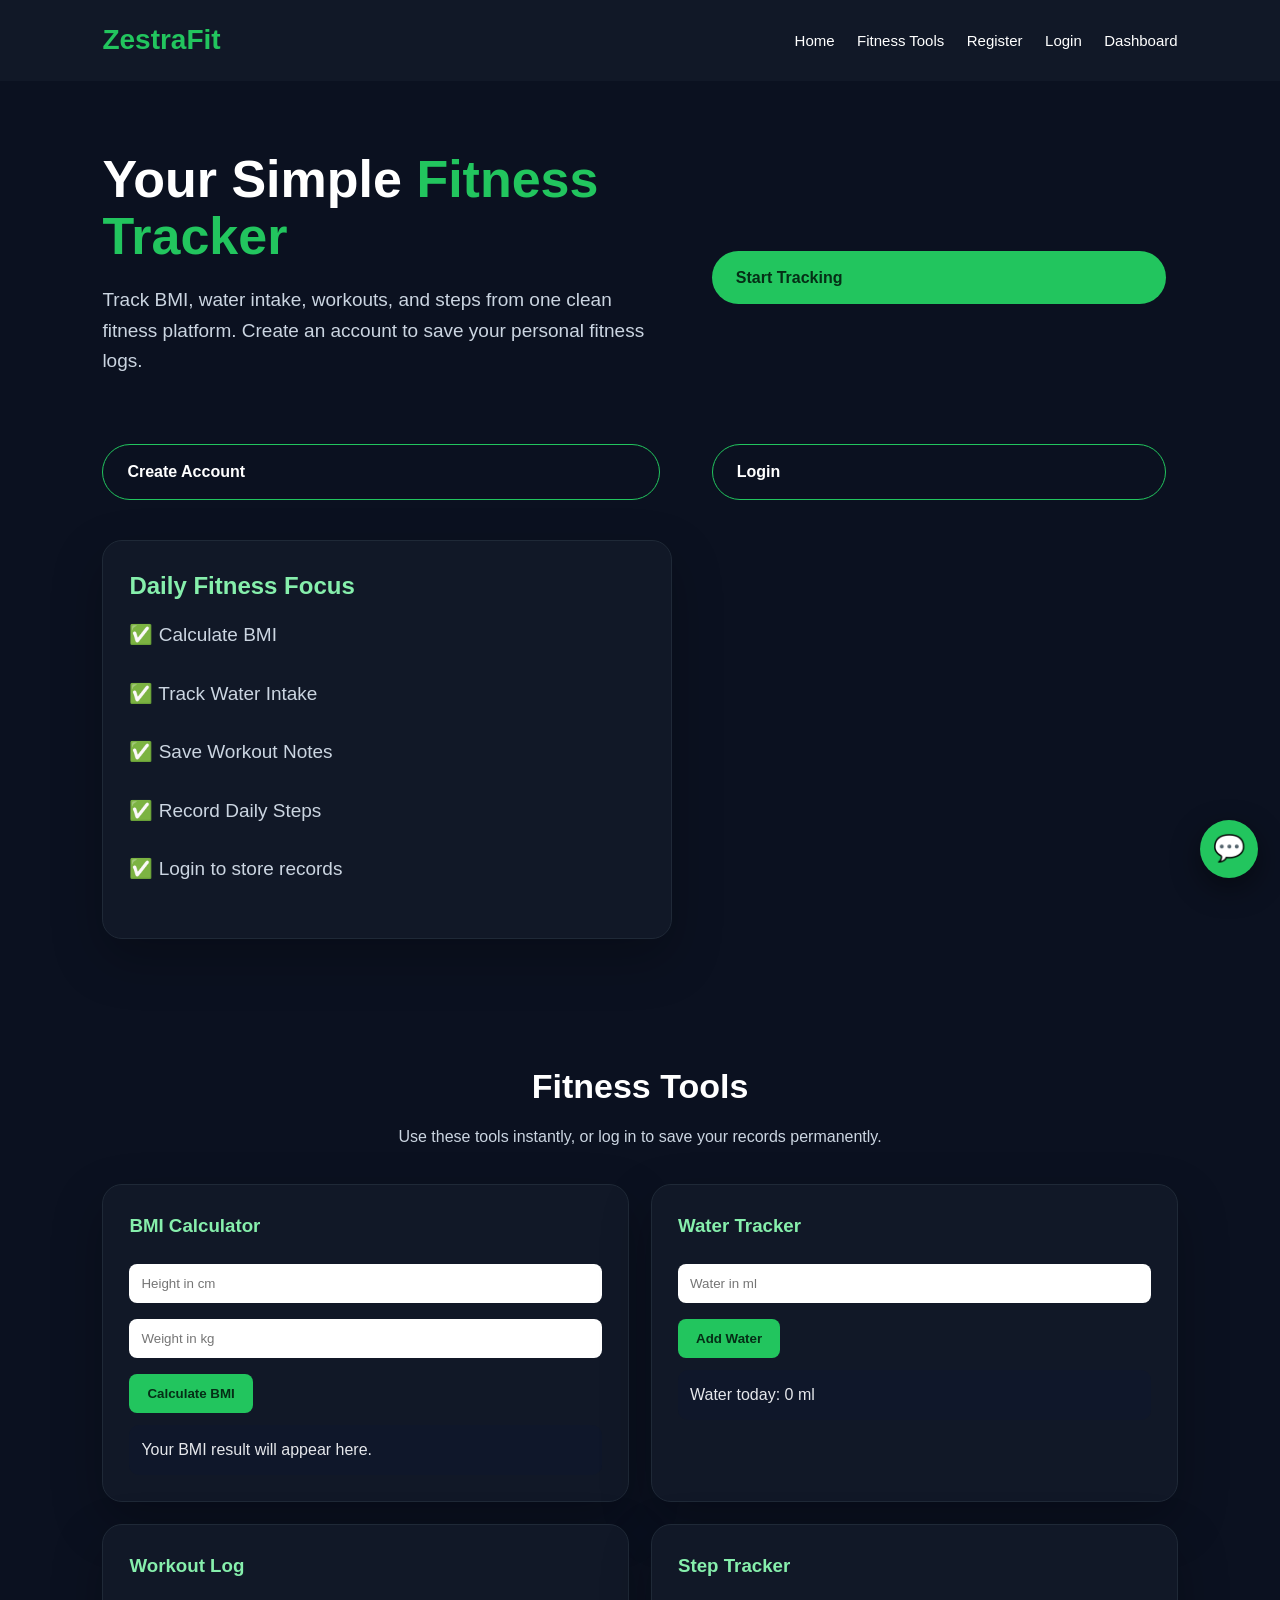
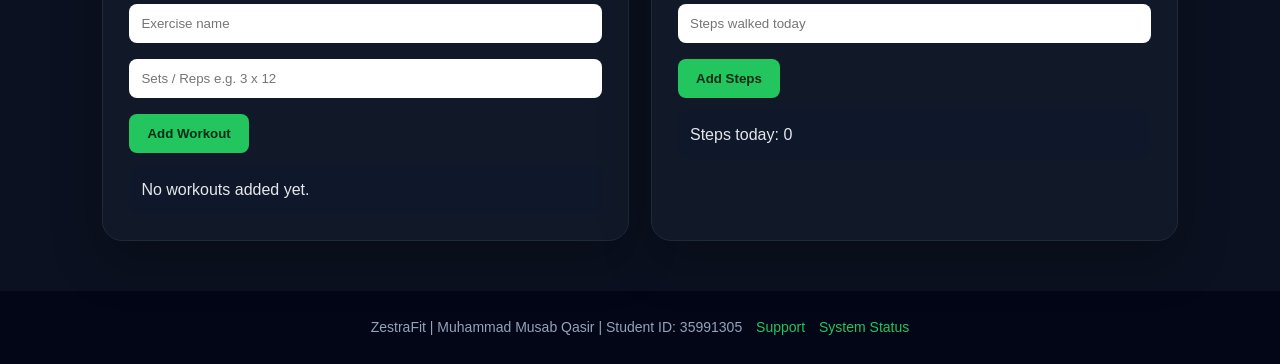
<file: index.html>
<!DOCTYPE html>
<html lang="en">
<head>
  <meta charset="UTF-8">
  <title>ZestraFit | Fitness Tracker</title>
  <meta name="viewport" content="width=device-width, initial-scale=1.0">

  <style>
    * { box-sizing: border-box; margin: 0; padding: 0; }

    body {
      font-family: Arial, sans-serif;
      background: #0b1120;
      color: white;
      line-height: 1.6;
    }

    header {
      background: #111827;
      padding: 18px 8%;
      display: flex;
      justify-content: space-between;
      align-items: center;
    }

    .logo {
      font-size: 28px;
      font-weight: bold;
      color: #22c55e;
    }

    nav a {
      color: white;
      text-decoration: none;
      margin-left: 18px;
      font-size: 15px;
    }

    nav a:hover { color: #22c55e; }

    .hero {
      padding: 70px 8%;
      display: grid;
      grid-template-columns: 1.1fr 0.9fr;
      gap: 40px;
      align-items: center;
    }

    .hero h1 {
      font-size: 52px;
      line-height: 1.1;
      margin-bottom: 20px;
    }

    .hero span { color: #22c55e; }

    .hero p {
      color: #cbd5e1;
      font-size: 19px;
      max-width: 560px;
      margin-bottom: 28px;
    }

    .btn {
      display: inline-block;
      padding: 14px 24px;
      border-radius: 30px;
      text-decoration: none;
      font-weight: bold;
      margin-right: 12px;
      background: #22c55e;
      color: #052e16;
    }

    .btn-outline {
      background: transparent;
      border: 1px solid #22c55e;
      color: white;
    }

    .hero-card, .tool-card {
      background: #111827;
      padding: 26px;
      border-radius: 20px;
      border: 1px solid #1f2937;
      box-shadow: 0 20px 50px rgba(0,0,0,0.25);
    }

    .hero-card h2, .tool-card h3 { color: #86efac; margin-bottom: 15px; }

    .section {
      padding: 50px 8%;
    }

    .section h2 {
      text-align: center;
      font-size: 34px;
      margin-bottom: 10px;
    }

    .section-intro {
      text-align: center;
      color: #cbd5e1;
      margin-bottom: 35px;
    }

    .tools {
      display: grid;
      grid-template-columns: repeat(2, 1fr);
      gap: 22px;
    }

    input, textarea, select {
      width: 100%;
      padding: 12px;
      margin: 8px 0;
      border-radius: 8px;
      border: none;
      outline: none;
    }

    button {
      background: #22c55e;
      color: #052e16;
      border: none;
      padding: 12px 18px;
      border-radius: 8px;
      font-weight: bold;
      cursor: pointer;
      margin-top: 8px;
    }

    .result, .list-box {
      margin-top: 12px;
      background: #0f172a;
      padding: 12px;
      border-radius: 10px;
      color: #e5e7eb;
      min-height: 45px;
    }

    .chat-button {
      position: fixed;
      right: 22px;
      bottom: 22px;
      width: 58px;
      height: 58px;
      background: #22c55e;
      color: #052e16;
      border-radius: 50%;
      display: flex;
      align-items: center;
      justify-content: center;
      text-decoration: none;
      font-size: 26px;
      box-shadow: 0 10px 30px rgba(0,0,0,0.45);
    }

    footer {
      padding: 25px 8%;
      text-align: center;
      color: #94a3b8;
      background: #020617;
      font-size: 14px;
    }

    footer a {
      color: #22c55e;
      text-decoration: none;
      margin-left: 10px;
    }

    @media (max-width: 850px) {
      header { flex-direction: column; gap: 12px; }
      nav a { display: inline-block; margin: 7px; }
      .hero { grid-template-columns: 1fr; text-align: center; }
      .tools { grid-template-columns: 1fr; }
      .hero h1 { font-size: 40px; }
    }
  </style>
</head>

<body>

<header>
  <div class="logo">ZestraFit</div>
  <nav>
    <a href="/">Home</a>
    <a href="#tools">Fitness Tools</a>
    <a href="/register.php">Register</a>
    <a href="/login.php">Login</a>
    <a href="/dashboard.php">Dashboard</a>
  </nav>
</header>

<section class="hero">
  <div>
    <h1>Your Simple <span>Fitness Tracker</span></h1>
    <p>
      Track BMI, water intake, workouts, and steps from one clean fitness platform.
      Create an account to save your personal fitness logs.
    </p>
  </div>
   <a class="btn" href="#tools">Start Tracking</a>
<a class="btn btn-outline" href="/register.php">Create Account</a>
<a class="btn btn-outline" href="/login.php">Login</a>
  <div class="hero-card">
    <h2>Daily Fitness Focus</h2>
    <p>✅ Calculate BMI</p>
    <p>✅ Track Water Intake</p>
    <p>✅ Save Workout Notes</p>
    <p>✅ Record Daily Steps</p>
    <p>✅ Login to store records</p>
  </div>
</section>

<section class="section" id="tools">
  <h2>Fitness Tools</h2>
  <p class="section-intro">Use these tools instantly, or log in to save your records permanently.</p>

  <div class="tools">

    <div class="tool-card">
      <h3>BMI Calculator</h3>
      <input type="number" id="height" placeholder="Height in cm">
      <input type="number" id="weight" placeholder="Weight in kg">
      <button onclick="calculateBMI()">Calculate BMI</button>
      <div class="result" id="bmiResult">Your BMI result will appear here.</div>
    </div>

    <div class="tool-card">
      <h3>Water Tracker</h3>
      <input type="number" id="waterAmount" placeholder="Water in ml">
      <button onclick="addWater()">Add Water</button>
      <div class="result" id="waterResult">Water today: 0 ml</div>
    </div>

    <div class="tool-card">
      <h3>Workout Log</h3>
      <input type="text" id="exercise" placeholder="Exercise name">
      <input type="text" id="sets" placeholder="Sets / Reps e.g. 3 x 12">
      <button onclick="addWorkout()">Add Workout</button>
      <div class="list-box" id="workoutList">No workouts added yet.</div>
    </div>

    <div class="tool-card">
      <h3>Step Tracker</h3>
      <input type="number" id="steps" placeholder="Steps walked today">
      <button onclick="addSteps()">Add Steps</button>
      <div class="result" id="stepsResult">Steps today: 0</div>
    </div>

  </div>
</section>

<a class="chat-button" href="/support.php" title="Support">💬</a>

<footer>
  <p>
    ZestraFit | Muhammad Musab Qasir | Student ID: 35991305
    <a href="/support.php">Support</a>
    <a href="/status.php">System Status</a>
  </p>
</footer>

<script>
  let waterTotal = Number(localStorage.getItem("waterTotal")) || 0;
  let stepsTotal = Number(localStorage.getItem("stepsTotal")) || 0;
  let workouts = JSON.parse(localStorage.getItem("workouts")) || [];

  document.getElementById("waterResult").innerText = "Water today: " + waterTotal + " ml";
  document.getElementById("stepsResult").innerText = "Steps today: " + stepsTotal;
  updateWorkoutList();

  function calculateBMI() {
    let height = Number(document.getElementById("height").value);
    let weight = Number(document.getElementById("weight").value);

    if (!height || !weight) {
      document.getElementById("bmiResult").innerText = "Please enter both height and weight.";
      return;
    }

    let bmi = weight / ((height / 100) * (height / 100));
    let category = "";

    if (bmi < 18.5) category = "Underweight";
    else if (bmi < 25) category = "Normal weight";
    else if (bmi < 30) category = "Overweight";
    else category = "Obese";

    document.getElementById("bmiResult").innerText =
      "BMI: " + bmi.toFixed(1) + " (" + category + ")";
  }

  function addWater() {
    let amount = Number(document.getElementById("waterAmount").value);

    if (!amount) {
      alert("Please enter water amount.");
      return;
    }

    waterTotal += amount;
    localStorage.setItem("waterTotal", waterTotal);
    document.getElementById("waterResult").innerText = "Water today: " + waterTotal + " ml";
    document.getElementById("waterAmount").value = "";
  }

  function addWorkout() {
    let exercise = document.getElementById("exercise").value;
    let sets = document.getElementById("sets").value;

    if (!exercise || !sets) {
      alert("Please enter exercise and sets/reps.");
      return;
    }

    workouts.push(exercise + " - " + sets);
    localStorage.setItem("workouts", JSON.stringify(workouts));

    document.getElementById("exercise").value = "";
    document.getElementById("sets").value = "";

    updateWorkoutList();
  }

  function updateWorkoutList() {
    let box = document.getElementById("workoutList");

    if (workouts.length === 0) {
      box.innerHTML = "No workouts added yet.";
      return;
    }

    box.innerHTML = workouts.map(item => "• " + item).join("<br>");
  }

  function addSteps() {
    let steps = Number(document.getElementById("steps").value);

    if (!steps) {
      alert("Please enter steps.");
      return;
    }

    stepsTotal += steps;
    localStorage.setItem("stepsTotal", stepsTotal);
    document.getElementById("stepsResult").innerText = "Steps today: " + stepsTotal;
    document.getElementById("steps").value = "";
  }
</script>

</body>
</html>
</file>
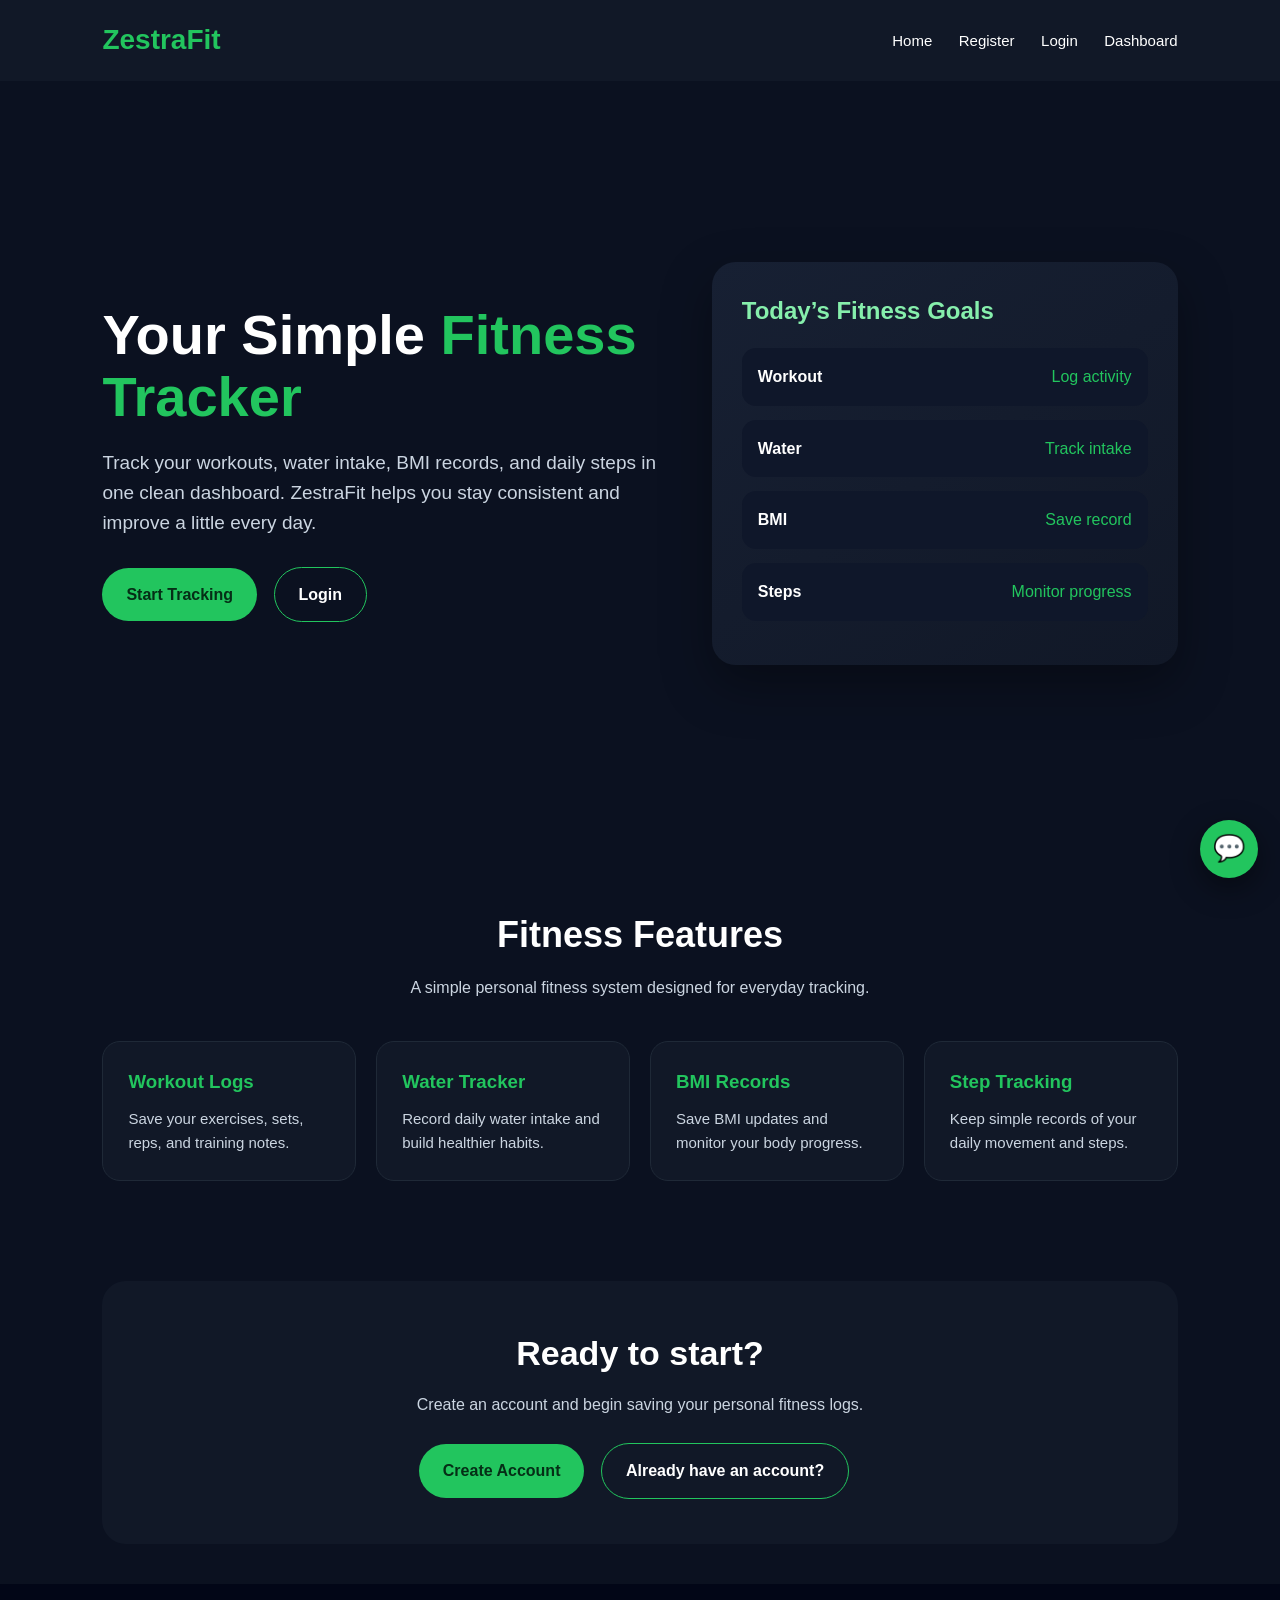
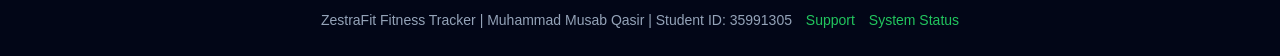
<file: index-broken-backup.html>
<!DOCTYPE html>
<html lang="en">
<head>
  <meta charset="UTF-8">
  <title>ZestraFit | Fitness Tracker</title>
  <meta name="viewport" content="width=device-width, initial-scale=1.0">

  <style>
    * {
      box-sizing: border-box;
      margin: 0;
      padding: 0;
    }

    body {
      font-family: Arial, sans-serif;
      background: #0b1120;
      color: white;
      line-height: 1.6;
    }

    header {
      background: #111827;
      padding: 18px 8%;
      display: flex;
      justify-content: space-between;
      align-items: center;
      position: sticky;
      top: 0;
      z-index: 10;
    }

    .logo {
      font-size: 28px;
      font-weight: bold;
      color: #22c55e;
    }

    nav a {
      color: white;
      text-decoration: none;
      margin-left: 22px;
      font-size: 15px;
    }

    nav a:hover {
      color: #22c55e;
    }

    .hero {
      min-height: 85vh;
      padding: 70px 8%;
      display: grid;
      grid-template-columns: 1.1fr 0.9fr;
      gap: 40px;
      align-items: center;
    }

    .hero h1 {
      font-size: 56px;
      line-height: 1.1;
      margin-bottom: 20px;
    }

    .hero span {
      color: #22c55e;
    }

    .hero p {
      color: #cbd5e1;
      font-size: 19px;
      max-width: 560px;
      margin-bottom: 28px;
    }

    .buttons a {
      display: inline-block;
      padding: 14px 24px;
      border-radius: 30px;
      text-decoration: none;
      font-weight: bold;
      margin-right: 12px;
    }

    .primary {
      background: #22c55e;
      color: #052e16;
    }

    .secondary {
      border: 1px solid #22c55e;
      color: white;
    }

    .hero-card {
      background: linear-gradient(145deg, #172033, #111827);
      padding: 30px;
      border-radius: 24px;
      box-shadow: 0 20px 50px rgba(0,0,0,0.35);
    }

    .hero-card h2 {
      margin-bottom: 18px;
      color: #86efac;
    }

    .stat {
      background: #0f172a;
      margin-bottom: 14px;
      padding: 16px;
      border-radius: 14px;
      display: flex;
      justify-content: space-between;
    }

    .section {
      padding: 60px 8%;
    }

    .section h2 {
      text-align: center;
      font-size: 36px;
      margin-bottom: 12px;
    }

    .section-intro {
      text-align: center;
      color: #cbd5e1;
      max-width: 650px;
      margin: 0 auto 40px;
    }

    .features {
      display: grid;
      grid-template-columns: repeat(4, 1fr);
      gap: 20px;
    }

    .feature {
      background: #111827;
      padding: 25px;
      border-radius: 18px;
      border: 1px solid #1f2937;
    }

    .feature h3 {
      color: #22c55e;
      margin-bottom: 10px;
    }

    .feature p {
      color: #cbd5e1;
      font-size: 15px;
    }

    .cta {
      background: #111827;
      margin: 40px 8%;
      padding: 45px;
      border-radius: 24px;
      text-align: center;
    }

    .cta h2 {
      font-size: 34px;
      margin-bottom: 12px;
    }

    .cta p {
      color: #cbd5e1;
      margin-bottom: 25px;
    }

    .chat-button {
      position: fixed;
      right: 22px;
      bottom: 22px;
      width: 58px;
      height: 58px;
      background: #22c55e;
      color: #052e16;
      border-radius: 50%;
      display: flex;
      align-items: center;
      justify-content: center;
      text-decoration: none;
      font-size: 26px;
      box-shadow: 0 10px 30px rgba(0,0,0,0.45);
    }

    footer {
      padding: 25px 8%;
      text-align: center;
      color: #94a3b8;
      background: #020617;
      font-size: 14px;
    }

    footer a {
      color: #22c55e;
      text-decoration: none;
      margin-left: 10px;
    }

    @media (max-width: 900px) {
      .hero {
        grid-template-columns: 1fr;
        text-align: center;
      }

      .hero p {
        margin-left: auto;
        margin-right: auto;
      }

      .features {
        grid-template-columns: 1fr 1fr;
      }

      header {
        flex-direction: column;
        gap: 12px;
      }

      nav a {
        margin: 8px;
      }
    }

    @media (max-width: 600px) {
      .hero h1 {
        font-size: 40px;
      }

      .features {
        grid-template-columns: 1fr;
      }

      .buttons a {
        display: block;
        margin: 12px auto;
        max-width: 240px;
      }
    }
  </style>
</head>

<body>

<header>
  <div class="logo">ZestraFit</div>
  <nav>
    <a href="/">Home</a>
    <a href="/register.php">Register</a>
    <a href="/login.php">Login</a>
    <a href="/dashboard.php">Dashboard</a>
  </nav>
</header>

<section class="hero">
  <div>
    <h1>Your Simple <span>Fitness Tracker</span></h1>
    <p>
      Track your workouts, water intake, BMI records, and daily steps in one clean dashboard.
      ZestraFit helps you stay consistent and improve a little every day.
    </p>

    <div class="buttons">
      <a class="primary" href="/register.php">Start Tracking</a>
      <a class="secondary" href="/login.php">Login</a>
    </div>
  </div>

  <div class="hero-card">
    <h2>Today’s Fitness Goals</h2>

    <div class="stat">
      <strong>Workout</strong>
      <span>Log activity</span>
    </div>

    <div class="stat">
      <strong>Water</strong>
      <span>Track intake</span>
    </div>

    <div class="stat">
      <strong>BMI</strong>
      <span>Save record</span>
    </div>

    <div class="stat">
      <strong>Steps</strong>
      <span>Monitor progress</span>
    </div>
  </div>
</section>

<section class="section">
  <h2>Fitness Features</h2>
  <p class="section-intro">
    A simple personal fitness system designed for everyday tracking.
  </p>

  <div class="features">
    <div class="feature">
      <h3>Workout Logs</h3>
      <p>Save your exercises, sets, reps, and training notes.</p>
    </div>

    <div class="feature">
      <h3>Water Tracker</h3>
      <p>Record daily water intake and build healthier habits.</p>
    </div>

    <div class="feature">
      <h3>BMI Records</h3>
      <p>Save BMI updates and monitor your body progress.</p>
    </div>

    <div class="feature">
      <h3>Step Tracking</h3>
      <p>Keep simple records of your daily movement and steps.</p>
    </div>
  </div>
</section>

<section class="cta">
  <h2>Ready to start?</h2>
  <p>Create an account and begin saving your personal fitness logs.</p>
  <div class="buttons">
    <a class="primary" href="/register.php">Create Account</a>
    <a class="secondary" href="/login.php">Already have an account?</a>
  </div>
</section>

<a class="chat-button" href="/support.php" title="Support">💬</a>

<footer>
  <p>
    ZestraFit Fitness Tracker | Muhammad Musab Qasir | Student ID: 35991305
    <a href="/support.php">Support</a>
    <a href="/status.php">System Status</a>
  </p>
</footer>

</body>
</html>
</file>
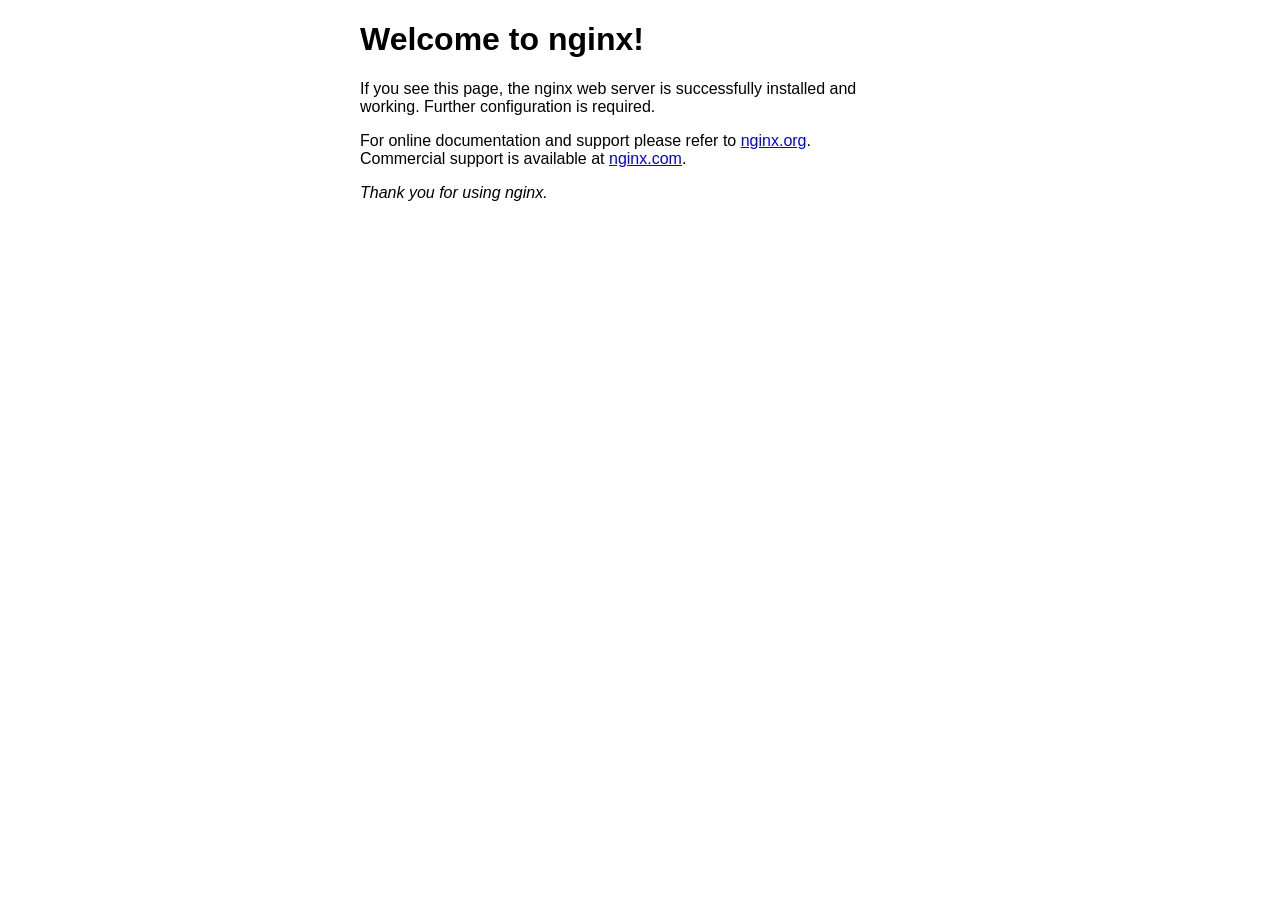
<file: index.nginx-debian.html>
<!DOCTYPE html>
<html>
<head>
<title>Welcome to nginx!</title>
<style>
html { color-scheme: light dark; }
body { width: 35em; margin: 0 auto;
font-family: Tahoma, Verdana, Arial, sans-serif; }
</style>
</head>
<body>
<h1>Welcome to nginx!</h1>
<p>If you see this page, the nginx web server is successfully installed and
working. Further configuration is required.</p>

<p>For online documentation and support please refer to
<a href="http://nginx.org/">nginx.org</a>.<br/>
Commercial support is available at
<a href="http://nginx.com/">nginx.com</a>.</p>

<p><em>Thank you for using nginx.</em></p>
</body>
</html>
</file>
